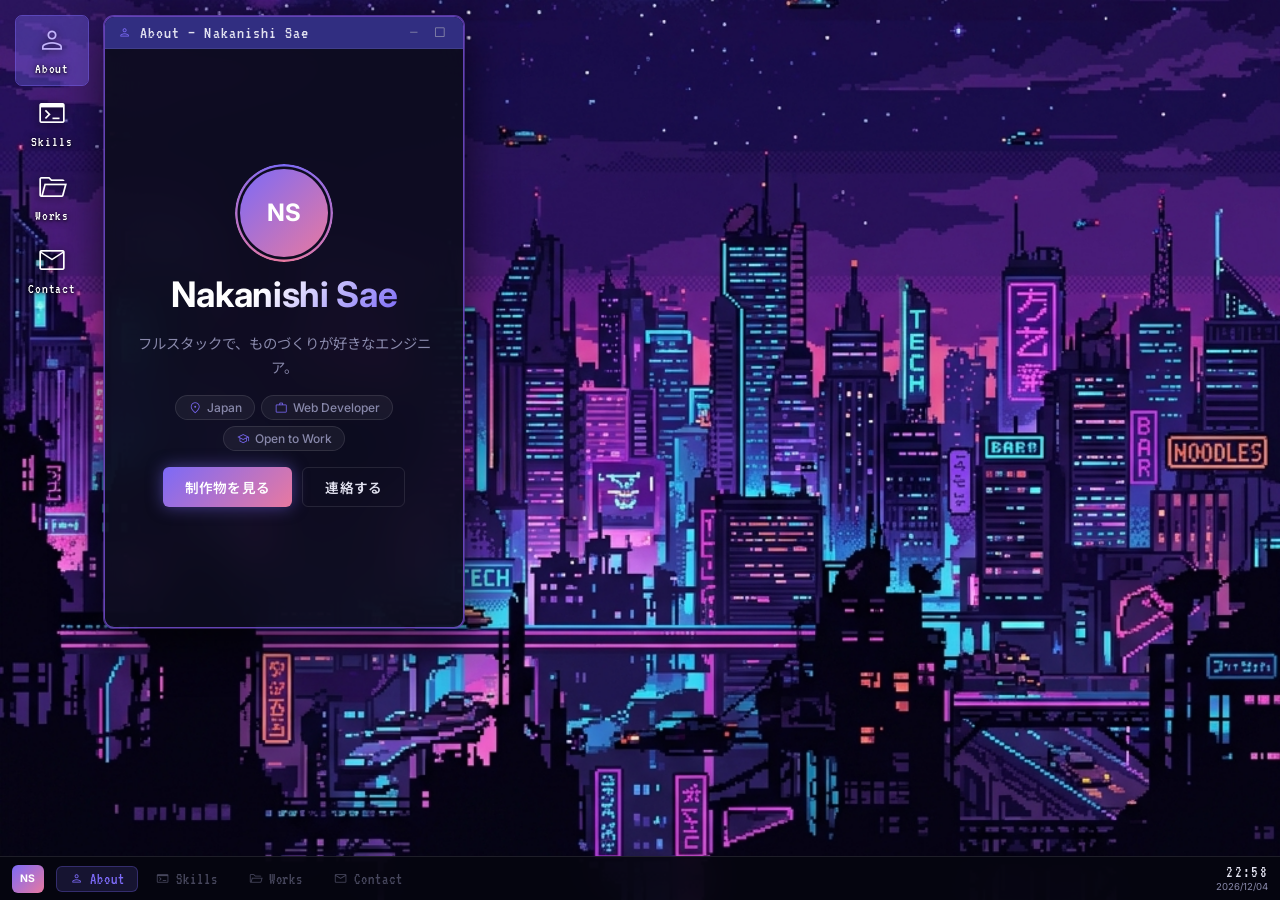
<file: 01-static-webpage/index.html>
<!DOCTYPE html>
<html lang="ja">
<head>
  <meta charset="UTF-8" />
  <meta name="viewport" content="width=device-width, initial-scale=1.0" />
  <meta name="description" content="自己紹介ページ — スキル・制作物・連絡先をまとめたポートフォリオサイトです。" />
  <title>Portfolio | Nakanishi Sae</title>
  <link rel="preconnect" href="https://fonts.googleapis.com" />
  <link rel="preconnect" href="https://fonts.gstatic.com" crossorigin />
  <link href="https://fonts.googleapis.com/css2?family=Noto+Sans+JP:wght@300;400;500;700&family=Inter:wght@300;400;600;700&family=VT323&display=swap" rel="stylesheet" />
  <link rel="stylesheet" href="https://fonts.googleapis.com/css2?family=Material+Symbols+Outlined:opsz,wght,FILL,GRAD@20..48,100..700,0..1,-50..200" />
  <link rel="stylesheet" href="style.css" />
</head>
<body>

<div class="desktop" id="desktop">

  <!-- ===== SIDEBAR / DOCK ===== -->
  <aside class="sidebar" id="sidebar">
    <nav class="sidebar__nav">
      <button class="sidebar__btn is-active" data-win="win-about" id="nav-about">
        <span class="material-symbols-outlined">person</span>
        <span class="sidebar__label">About</span>
      </button>
      <button class="sidebar__btn" data-win="win-skills" id="nav-skills">
        <span class="material-symbols-outlined">terminal</span>
        <span class="sidebar__label">Skills</span>
      </button>
      <button class="sidebar__btn" data-win="win-works" id="nav-works">
        <span class="material-symbols-outlined">folder_open</span>
        <span class="sidebar__label">Works</span>
      </button>
      <button class="sidebar__btn" data-win="win-contact" id="nav-contact">
        <span class="material-symbols-outlined">mail</span>
        <span class="sidebar__label">Contact</span>
      </button>
    </nav>
  </aside>

  <!-- ===== DESKTOP CANVAS ===== -->
  <div class="desktop-canvas" id="desktop-canvas">

    <!-- ── Window: About ── -->
    <section class="window" id="win-about">
      <div class="window-titlebar">
        <span class="window-icon material-symbols-outlined">person</span>
        <span class="window-title">About — Nakanishi Sae</span>
        <div class="window-controls">
          <button class="win-btn" data-action="min" data-win="win-about" aria-label="最小化">
            <span class="material-symbols-outlined">remove</span>
          </button>
          <button class="win-btn" data-action="max" data-win="win-about" aria-label="最大化">
            <span class="material-symbols-outlined">crop_square</span>
          </button>
        </div>
      </div>
      <div class="window-body">
        <div class="about-layout">
          <div class="about-avatar-wrap">
            <div class="about-avatar">NS</div>
            <div class="about-avatar-ring"></div>
          </div>
          <h1 class="about-name">Nakanishi Sae</h1>
          <p class="about-tagline">フルスタックで、ものづくりが好きなエンジニア。</p>
          <div class="about-badges">
            <span class="badge"><span class="material-symbols-outlined">location_on</span> Japan</span>
            <span class="badge"><span class="material-symbols-outlined">work</span> Web Developer</span>
            <span class="badge"><span class="material-symbols-outlined">school</span> Open to Work</span>
          </div>
          <div class="about-cta">
            <button class="btn btn--primary" data-open="win-works" id="hero-works-btn">制作物を見る</button>
            <button class="btn btn--outline" data-open="win-contact" id="hero-contact-btn">連絡する</button>
          </div>
        </div>
      </div>
    </section>

    <!-- ── Window: Skills ── -->
    <section class="window is-minimized" id="win-skills">
      <div class="window-titlebar">
        <span class="window-icon material-symbols-outlined">terminal</span>
        <span class="window-title">Skills</span>
        <div class="window-controls">
          <button class="win-btn" data-action="min" data-win="win-skills" aria-label="最小化">
            <span class="material-symbols-outlined">remove</span>
          </button>
          <button class="win-btn" data-action="max" data-win="win-skills" aria-label="最大化">
            <span class="material-symbols-outlined">crop_square</span>
          </button>
        </div>
      </div>
      <div class="window-body">
        <div class="skills__grid">
          <div class="skill-card" id="skill-languages">
            <div class="skill-card__icon"><span class="material-symbols-outlined">terminal</span></div>
            <h3 class="skill-card__title">Languages</h3>
            <div class="skill-chips">
              <span class="skill-chip">C#</span>
              <span class="skill-chip">TypeScript</span>
              <span class="skill-chip">JavaScript</span>
              <span class="skill-chip">Python</span>
              <span class="skill-chip">SQL</span>
              <span class="skill-chip">Visual Basic</span>
            </div>
          </div>
          <div class="skill-card" id="skill-frontend">
            <div class="skill-card__icon"><span class="material-symbols-outlined">web</span></div>
            <h3 class="skill-card__title">Frontend / Backend</h3>
            <div class="skill-chips">
              <span class="skill-chip">HTML</span>
              <span class="skill-chip">CSS</span>
              <span class="skill-chip">Angular</span>
              <span class="skill-chip">.NET</span>
            </div>
          </div>
          <div class="skill-card" id="skill-cloud">
            <div class="skill-card__icon"><span class="material-symbols-outlined">cloud</span></div>
            <h3 class="skill-card__title">Cloud / Tools</h3>
            <div class="skill-chips">
              <span class="skill-chip">Azure</span>
              <span class="skill-chip">Git</span>
              <span class="skill-chip">GitHub</span>
            </div>
          </div>
          <div class="skill-card skill-card--cert" id="skill-cert">
            <div class="skill-card__icon"><span class="material-symbols-outlined">workspace_premium</span></div>
            <h3 class="skill-card__title">資格</h3>
            <ul class="cert-list">
              <li class="cert-item">
                <span class="cert-item__badge">Azure</span>
                <span class="cert-item__name">Azure Fundamentals</span>
              </li>
              <li class="cert-item">
                <span class="cert-item__badge">Python</span>
                <span class="cert-item__name">Python3 エンジニア認定基礎試験</span>
              </li>
            </ul>
          </div>
        </div>
      </div>
    </section>

    <!-- ── Window: Works ── -->
    <section class="window is-minimized" id="win-works">
      <div class="window-titlebar">
        <span class="window-icon material-symbols-outlined">folder_open</span>
        <span class="window-title">Works</span>
        <div class="window-controls">
          <button class="win-btn" data-action="min" data-win="win-works" aria-label="最小化">
            <span class="material-symbols-outlined">remove</span>
          </button>
          <button class="win-btn" data-action="max" data-win="win-works" aria-label="最大化">
            <span class="material-symbols-outlined">crop_square</span>
          </button>
        </div>
      </div>
      <div class="window-body">
        <div class="works__grid" id="works-grid">
          <article class="work-card" id="work-1">
            <div class="work-card__thumb" style="background: linear-gradient(135deg, #667eea 0%, #764ba2 100%);">
              <span class="work-card__thumb-icon material-symbols-outlined">public</span>
            </div>
            <div class="work-card__body">
              <span class="work-card__tag">Web App</span>
              <h3 class="work-card__title">サンプルプロジェクト</h3>
              <p class="work-card__desc">制作物の説明をここに記述します。使用した技術や工夫した点などを書きましょう。</p>
              <div class="work-card__tech">
                <span class="tech-tag">HTML</span>
                <span class="tech-tag">CSS</span>
                <span class="tech-tag">JavaScript</span>
              </div>
              <div class="work-card__links">
                <a href="#" class="work-card__link" id="work-1-demo">Demo →</a>
                <a href="#" class="work-card__link work-card__link--secondary" id="work-1-code">GitHub</a>
              </div>
            </div>
          </article>
          <div class="work-card work-card--empty" id="work-add">
            <div class="work-card--empty__inner">
              <span class="work-card--empty__icon material-symbols-outlined">add_circle</span>
              <p>制作物を追加しましょう</p>
              <span class="work-card--empty__hint">index.html の works セクションにカードを追加してください</span>
            </div>
          </div>
        </div>
      </div>
    </section>

    <!-- ── Window: Contact ── -->
    <section class="window is-minimized" id="win-contact">
      <div class="window-titlebar">
        <span class="window-icon material-symbols-outlined">mail</span>
        <span class="window-title">Contact</span>
        <div class="window-controls">
          <button class="win-btn" data-action="min" data-win="win-contact" aria-label="最小化">
            <span class="material-symbols-outlined">remove</span>
          </button>
          <button class="win-btn" data-action="max" data-win="win-contact" aria-label="最大化">
            <span class="material-symbols-outlined">crop_square</span>
          </button>
        </div>
      </div>
      <div class="window-body">
        <div class="contact__grid">
          <a href="mailto:your@email.com" class="contact-card" id="contact-email">
            <div class="contact-card__icon"><span class="material-symbols-outlined">mail</span></div>
            <div class="contact-card__body">
              <span class="contact-card__label">Email</span>
              <span class="contact-card__value">your@email.com</span>
            </div>
            <span class="contact-card__arrow material-symbols-outlined">arrow_forward</span>
          </a>
          <a href="https://github.com/yourusername" target="_blank" rel="noopener noreferrer" class="contact-card" id="contact-github">
            <div class="contact-card__icon"><span class="material-symbols-outlined">code</span></div>
            <div class="contact-card__body">
              <span class="contact-card__label">GitHub</span>
              <span class="contact-card__value">@yourusername</span>
            </div>
            <span class="contact-card__arrow material-symbols-outlined">arrow_forward</span>
          </a>
          <a href="https://twitter.com/yourusername" target="_blank" rel="noopener noreferrer" class="contact-card" id="contact-twitter">
            <div class="contact-card__icon"><span class="material-symbols-outlined">alternate_email</span></div>
            <div class="contact-card__body">
              <span class="contact-card__label">X (Twitter)</span>
              <span class="contact-card__value">@yourusername</span>
            </div>
            <span class="contact-card__arrow material-symbols-outlined">arrow_forward</span>
          </a>
          <a href="https://linkedin.com/in/yourusername" target="_blank" rel="noopener noreferrer" class="contact-card" id="contact-linkedin">
            <div class="contact-card__icon"><span class="material-symbols-outlined">work</span></div>
            <div class="contact-card__body">
              <span class="contact-card__label">LinkedIn</span>
              <span class="contact-card__value">Nakanishi Sae</span>
            </div>
            <span class="contact-card__arrow material-symbols-outlined">arrow_forward</span>
          </a>
        </div>
      </div>
    </section>

  </div><!-- /desktop-canvas -->

  <!-- ===== TASKBAR ===== -->
  <div class="taskbar" id="taskbar">
    <div class="taskbar__start">
      <span class="taskbar__start-logo">NS</span>
    </div>
    <div class="taskbar__windows">
      <button class="taskbar__btn is-active" data-win="win-about" id="tb-about">
        <span class="material-symbols-outlined">person</span> About
      </button>
      <button class="taskbar__btn is-minimized" data-win="win-skills" id="tb-skills">
        <span class="material-symbols-outlined">terminal</span> Skills
      </button>
      <button class="taskbar__btn is-minimized" data-win="win-works" id="tb-works">
        <span class="material-symbols-outlined">folder_open</span> Works
      </button>
      <button class="taskbar__btn is-minimized" data-win="win-contact" id="tb-contact">
        <span class="material-symbols-outlined">mail</span> Contact
      </button>
    </div>
    <div class="taskbar__tray">
      <div class="taskbar__clock" id="taskbar-clock">00:00</div>
      <div class="taskbar__date" id="taskbar-date">2026/05/17</div>
    </div>
  </div>

</div><!-- /desktop -->

<script src="main.js"></script>
</body>
</html>
</file>
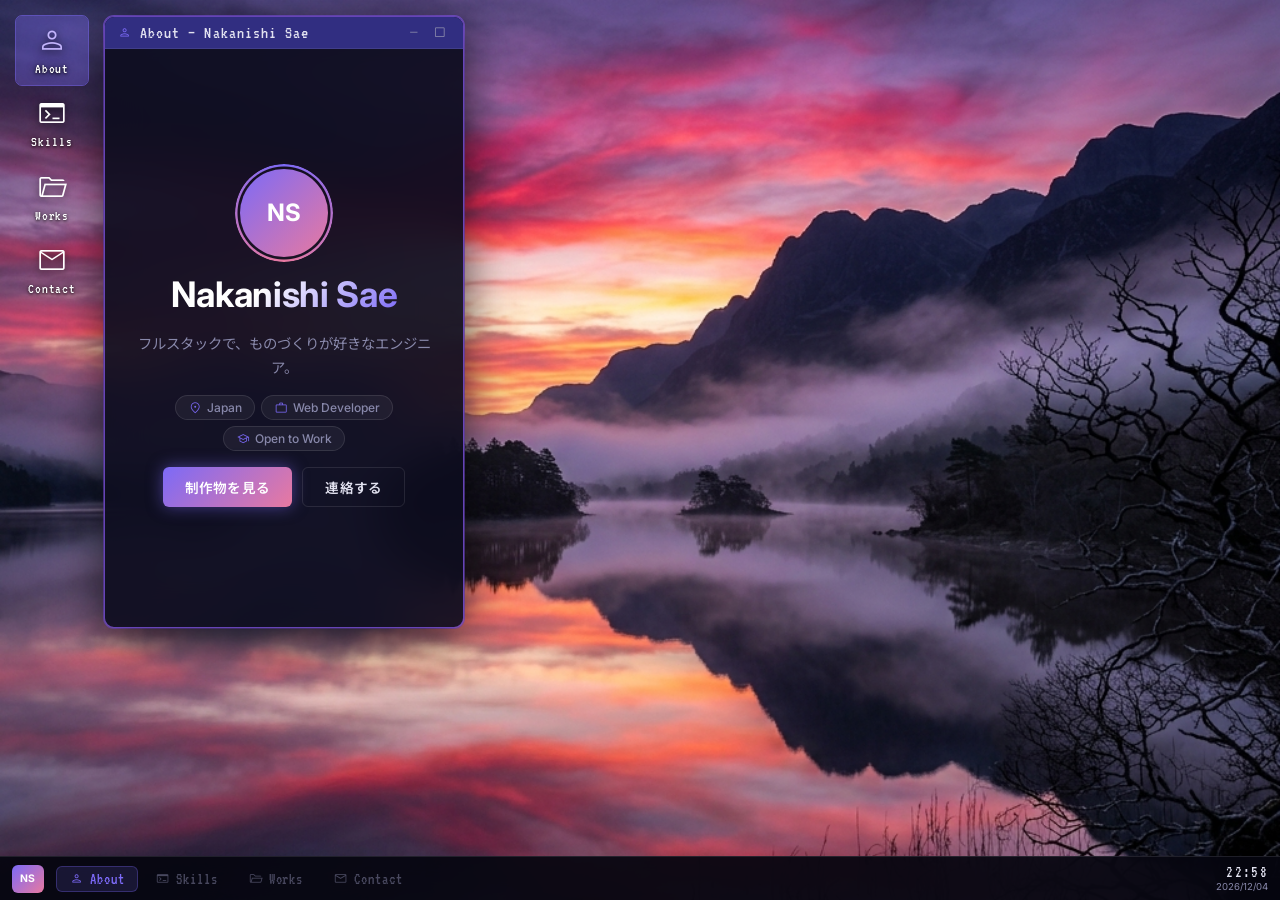
<file: docs/index.html>
<!DOCTYPE html>
<html lang="ja">

<head>
  <meta charset="UTF-8" />
  <meta name="viewport" content="width=device-width, initial-scale=1.0" />
  <meta name="description" content="自己紹介ページ — スキル・制作物・連絡先をまとめたポートフォリオサイトです。" />
  <title>Portfolio | Nakanishi Sae</title>
  <link rel="preconnect" href="https://fonts.googleapis.com" />
  <link rel="preconnect" href="https://fonts.gstatic.com" crossorigin />
  <link
    href="https://fonts.googleapis.com/css2?family=Noto+Sans+JP:wght@300;400;500;700&family=Inter:wght@300;400;600;700&family=VT323&display=swap"
    rel="stylesheet" />
  <link rel="stylesheet"
    href="https://fonts.googleapis.com/css2?family=Material+Symbols+Outlined:opsz,wght,FILL,GRAD@20..48,100..700,0..1,-50..200" />
  <link rel="icon" type="image/png" href="favicon.png" />
  <link rel="stylesheet" href="style.css" />
</head>

<body>

  <div class="desktop" id="desktop">

    <!-- ===== SIDEBAR / DOCK ===== -->
    <aside class="sidebar" id="sidebar">
      <nav class="sidebar__nav">
        <button class="sidebar__btn is-active" data-win="win-about" id="nav-about">
          <span class="material-symbols-outlined">person</span>
          <span class="sidebar__label">About</span>
        </button>
        <button class="sidebar__btn" data-win="win-skills" id="nav-skills">
          <span class="material-symbols-outlined">terminal</span>
          <span class="sidebar__label">Skills</span>
        </button>
        <button class="sidebar__btn" data-win="win-works" id="nav-works">
          <span class="material-symbols-outlined">folder_open</span>
          <span class="sidebar__label">Works</span>
        </button>
        <button class="sidebar__btn" data-win="win-contact" id="nav-contact">
          <span class="material-symbols-outlined">mail</span>
          <span class="sidebar__label">Contact</span>
        </button>
      </nav>
    </aside>

    <!-- ===== DESKTOP CANVAS ===== -->
    <div class="desktop-canvas" id="desktop-canvas">

      <!-- ── Window: About ── -->
      <section class="window" id="win-about">
        <div class="window-titlebar">
          <span class="window-icon material-symbols-outlined">person</span>
          <span class="window-title">About — Nakanishi Sae</span>
          <div class="window-controls">
            <button class="win-btn" data-action="min" data-win="win-about" aria-label="最小化">
              <span class="material-symbols-outlined">remove</span>
            </button>
            <button class="win-btn" data-action="max" data-win="win-about" aria-label="最大化">
              <span class="material-symbols-outlined">crop_square</span>
            </button>
          </div>
        </div>
        <div class="window-body">
          <div class="about-layout">
            <div class="about-avatar-wrap">
              <div class="about-avatar">NS</div>
              <div class="about-avatar-ring"></div>
            </div>
            <h1 class="about-name">Nakanishi Sae</h1>
            <p class="about-tagline">フルスタックで、ものづくりが好きなエンジニア。</p>
            <div class="about-badges">
              <span class="badge"><span class="material-symbols-outlined">location_on</span> Japan</span>
              <span class="badge"><span class="material-symbols-outlined">work</span> Web Developer</span>
              <span class="badge"><span class="material-symbols-outlined">school</span> Open to Work</span>
            </div>
            <div class="about-cta">
              <button class="btn btn--primary" data-open="win-works" id="hero-works-btn">制作物を見る</button>
              <button class="btn btn--outline" data-open="win-contact" id="hero-contact-btn">連絡する</button>
            </div>
          </div>
        </div>
      </section>

      <!-- ── Window: Skills ── -->
      <section class="window is-minimized" id="win-skills">
        <div class="window-titlebar">
          <span class="window-icon material-symbols-outlined">terminal</span>
          <span class="window-title">Skills</span>
          <div class="window-controls">
            <button class="win-btn" data-action="min" data-win="win-skills" aria-label="最小化">
              <span class="material-symbols-outlined">remove</span>
            </button>
            <button class="win-btn" data-action="max" data-win="win-skills" aria-label="最大化">
              <span class="material-symbols-outlined">crop_square</span>
            </button>
          </div>
        </div>
        <div class="window-body">
          <div class="skills__grid">
            <div class="skill-card" id="skill-languages">
              <div class="skill-card__icon"><span class="material-symbols-outlined">terminal</span></div>
              <h3 class="skill-card__title">Languages</h3>
              <div class="skill-chips">
                <span class="skill-chip">C#</span>
                <span class="skill-chip">TypeScript</span>
                <span class="skill-chip">JavaScript</span>
                <span class="skill-chip">Python</span>
                <span class="skill-chip">SQL</span>
                <span class="skill-chip">Visual Basic</span>
              </div>
            </div>
            <div class="skill-card" id="skill-frontend">
              <div class="skill-card__icon"><span class="material-symbols-outlined">web</span></div>
              <h3 class="skill-card__title">Frontend / Backend</h3>
              <div class="skill-chips">
                <span class="skill-chip">HTML</span>
                <span class="skill-chip">CSS</span>
                <span class="skill-chip">Angular</span>
                <span class="skill-chip">.NET</span>
                <span class="skill-chip">ASP.NET Core</span>
              </div>
            </div>
            <div class="skill-card" id="skill-cloud">
              <div class="skill-card__icon"><span class="material-symbols-outlined">cloud</span></div>
              <h3 class="skill-card__title">Cloud / Tools</h3>
              <div class="skill-chips">
                <span class="skill-chip">Azure</span>
                <span class="skill-chip">Git</span>
                <span class="skill-chip">GitHub</span>
              </div>
            </div>
            <div class="skill-card skill-card--cert" id="skill-cert">
              <div class="skill-card__icon"><span class="material-symbols-outlined">workspace_premium</span></div>
              <h3 class="skill-card__title">資格</h3>
              <ul class="cert-list">
                <li class="cert-item">
                  <span class="cert-item__badge">Azure</span>
                  <span class="cert-item__name">Azure Fundamentals</span>
                </li>
                <li class="cert-item">
                  <span class="cert-item__badge">Python</span>
                  <span class="cert-item__name">Python3 エンジニア認定基礎試験</span>
                </li>
              </ul>
            </div>
          </div>
        </div>
      </section>

      <!-- ── Window: Works ── -->
      <section class="window is-minimized" id="win-works">
        <div class="window-titlebar">
          <span class="window-icon material-symbols-outlined">folder_open</span>
          <span class="window-title">Works</span>
          <div class="window-controls">
            <button class="win-btn" data-action="min" data-win="win-works" aria-label="最小化">
              <span class="material-symbols-outlined">remove</span>
            </button>
            <button class="win-btn" data-action="max" data-win="win-works" aria-label="最大化">
              <span class="material-symbols-outlined">crop_square</span>
            </button>
          </div>
        </div>
        <div class="window-body">
          <div class="works__grid" id="works-grid">
            <article class="work-card" id="work-1">
              <div class="work-card__thumb" style="background: linear-gradient(135deg, #667eea 0%, #764ba2 100%);">
                <span class="work-card__thumb-icon material-symbols-outlined">public</span>
              </div>
              <div class="work-card__body">
                <span class="work-card__tag">Web App</span>
                <h3 class="work-card__title">天気予報アプリ</h3>
                <p class="work-card__desc">天気を表示する Web アプリです。Visual Crossing Weather API を利用し、指定された地域の気象データを取得して表示します。
                </p>
                <div class="work-card__tech">
                  <span class="tech-tag">HTML</span>
                  <span class="tech-tag">CSS</span>
                  <span class="tech-tag">JavaScript</span>
                  <span class="tech-tag">TypeScript</span>
                  <span class="tech-tag">React</span>
                  <span class="tech-tag">Tailwind CSS</span>
                  <span class="tech-tag">Visual Crossing Weather API</span>
                </div>
                <div class="work-card__links">
                  <a href="https://weather.tsukiyama.dev/" target="_blank" rel="noopener noreferrer"
                    class="work-card__link" id="work-1-demo">Demo →</a>
                  <a href="https://github.com/saku9919/weather-web-app"
                    class="work-card__link work-card__link--secondary" id="work-1-code">GitHub</a>
                </div>
              </div>
            </article>
            <article class="work-card" id="work-2">
              <div class="work-card__thumb" style="background: linear-gradient(135deg, #3d7c47 0%, #1a5c2a 100%);">
                <span class="work-card__thumb-icon material-symbols-outlined">terminal</span>
              </div>
              <div class="work-card__body">
                <span class="work-card__tag">CLI App</span>
                <h3 class="work-card__title">Node.js CLI ToDoアプリ</h3>
                <p class="work-card__desc">Node.js で作ったコマンドライン操作のタスク管理アプリです。タスクの追加・一覧表示・完了・削除がターミナル上で行えます。データは Supabase の PostgreSQL に保存されます。
                </p>
                <div class="work-card__tech">
                  <span class="tech-tag">Node.js</span>
                  <span class="tech-tag">JavaScript</span>
                  <span class="tech-tag">CLI</span>
                  <span class="tech-tag">Supabase</span>
                  <span class="tech-tag">PostgreSQL</span>
                </div>
                <div class="work-card__links">
                  <a href="https://github.com/saku9919/nodejs-cli"
                    target="_blank" rel="noopener noreferrer"
                    class="work-card__link" id="work-2-code">GitHub</a>
                </div>
              </div>
            </article>
            <article class="work-card" id="work-3">
              <div class="work-card__thumb" style="background: linear-gradient(135deg, #f7971e 0%, #ffd200 100%);">
                <span class="work-card__thumb-icon material-symbols-outlined">api</span>
              </div>
              <div class="work-card__body">
                <span class="work-card__tag">REST API</span>
                <h3 class="work-card__title">Todo REST API</h3>
                <p class="work-card__desc">JWT 認証付きの RESTful Todo API です。ユーザー登録・ログイン・Todo の CRUD 操作・ページネーション・優先度フィルターなどの機能を備えています。
                </p>
                <div class="work-card__tech">
                  <span class="tech-tag">Node.js</span>
                  <span class="tech-tag">Express</span>
                  <span class="tech-tag">PostgreSQL</span>
                  <span class="tech-tag">JWT</span>
                  <span class="tech-tag">bcryptjs</span>
                </div>
                <div class="work-card__links">
                  <a href="https://github.com/saku9919/todo-api"
                    target="_blank" rel="noopener noreferrer"
                    class="work-card__link" id="work-3-code">GitHub</a>
                </div>
              </div>
            </article>
          </div>
        </div>
      </section>

      <!-- ── Window: Contact ── -->
      <section class="window is-minimized" id="win-contact">
        <div class="window-titlebar">
          <span class="window-icon material-symbols-outlined">mail</span>
          <span class="window-title">Contact</span>
          <div class="window-controls">
            <button class="win-btn" data-action="min" data-win="win-contact" aria-label="最小化">
              <span class="material-symbols-outlined">remove</span>
            </button>
            <button class="win-btn" data-action="max" data-win="win-contact" aria-label="最大化">
              <span class="material-symbols-outlined">crop_square</span>
            </button>
          </div>
        </div>
        <div class="window-body">
          <div class="contact__grid">
            <a href="mailto:pikatyuusuky@gmail.com" class="contact-card" id="contact-email">
              <div class="contact-card__icon"><span class="material-symbols-outlined">mail</span></div>
              <div class="contact-card__body">
                <span class="contact-card__label">Email</span>
                <span class="contact-card__value">pikatyuusuky@gmail.com</span>
              </div>
              <span class="contact-card__arrow material-symbols-outlined">arrow_forward</span>
            </a>
            <a href="https://github.com/saku9919" target="_blank" rel="noopener noreferrer" class="contact-card"
              id="contact-github">
              <div class="contact-card__icon"><span class="material-symbols-outlined">code</span></div>
              <div class="contact-card__body">
                <span class="contact-card__label">GitHub</span>
                <span class="contact-card__value">@saku9919</span>
              </div>
              <span class="contact-card__arrow material-symbols-outlined">arrow_forward</span>
            </a>
            <a href="https://twitter.com/tsukiyama1017" target="_blank" rel="noopener noreferrer" class="contact-card"
              id="contact-twitter">
              <div class="contact-card__icon"><span class="material-symbols-outlined">alternate_email</span></div>
              <div class="contact-card__body">
                <span class="contact-card__label">X (Twitter)</span>
                <span class="contact-card__value">@tsukiyama1017</span>
              </div>
              <span class="contact-card__arrow material-symbols-outlined">arrow_forward</span>
            </a>
          </div>
        </div>
      </section>

    </div><!-- /desktop-canvas -->

    <!-- ===== TASKBAR ===== -->
    <div class="taskbar" id="taskbar">
      <div class="taskbar__start">
        <span class="taskbar__start-logo">NS</span>
      </div>
      <div class="taskbar__windows">
        <button class="taskbar__btn is-active" data-win="win-about" id="tb-about">
          <span class="material-symbols-outlined">person</span> About
        </button>
        <button class="taskbar__btn is-minimized" data-win="win-skills" id="tb-skills">
          <span class="material-symbols-outlined">terminal</span> Skills
        </button>
        <button class="taskbar__btn is-minimized" data-win="win-works" id="tb-works">
          <span class="material-symbols-outlined">folder_open</span> Works
        </button>
        <button class="taskbar__btn is-minimized" data-win="win-contact" id="tb-contact">
          <span class="material-symbols-outlined">mail</span> Contact
        </button>
      </div>
      <div class="taskbar__tray">
        <div class="taskbar__clock" id="taskbar-clock">00:00</div>
        <div class="taskbar__date" id="taskbar-date">2026/05/17</div>
      </div>
    </div>

  </div><!-- /desktop -->

  <script src="main.js"></script>
</body>

</html>
</file>
<file: 01-static-webpage/style.css>
/* ================================================
   TOKENS
   ================================================ */
:root {
  --clr-bg:        #0d0d1a;
  --clr-sidebar:   #111120;
  --clr-taskbar:   #0a0a14;
  --clr-win-bar:   #1e1b4b;
  --clr-win-bar-active: #312e81;
  --clr-win-body:  rgba(13, 13, 30, 0.92);
  --clr-surface:   rgba(255,255,255,0.05);
  --clr-surface-2: rgba(255,255,255,0.08);
  --clr-border:    rgba(255,255,255,0.10);
  --clr-border-active: rgba(139,92,246,0.7);

  --clr-primary:   #7c6af7;
  --clr-primary-glow: rgba(124,106,247,0.5);
  --clr-accent:    #e879a0;
  --clr-text:      #e2e2f0;
  --clr-text-muted:#8888aa;
  --clr-text-faint:#44445a;

  --sidebar-w: 0px;
  --taskbar-h: 44px;
  --radius-sm: 6px;
  --radius-md: 10px;
  --transition: 0.2s cubic-bezier(0.4,0,0.2,1);
  --font-sans: 'Inter','Noto Sans JP',sans-serif;
  --font-jp:   'Noto Sans JP',sans-serif;
  --font-pixel: 'VT323', monospace;
}

/* ================================================
   RESET
   ================================================ */
*,*::before,*::after{box-sizing:border-box;margin:0;padding:0}
html,body{width:100%;height:100%;overflow:hidden}
body{font-family:var(--font-sans);color:var(--clr-text);background:#000}
a{color:inherit;text-decoration:none}
ul{list-style:none}
button{cursor:pointer;background:none;border:none;color:inherit;font:inherit}

/* Material Symbols */
.material-symbols-outlined{
  font-family:'Material Symbols Outlined';
  font-weight:normal;font-style:normal;
  font-size:inherit;line-height:1;
  letter-spacing:normal;text-transform:none;
  display:inline-block;white-space:nowrap;
  direction:ltr;-webkit-font-smoothing:antialiased;
  font-variation-settings:'FILL' 0,'wght' 300,'GRAD' 0,'opsz' 24;
  user-select:none;
}

/* ================================================
   DESKTOP
   ================================================ */
.desktop{
  width:100vw;height:100vh;
  display:grid;
  grid-template-rows: 1fr var(--taskbar-h);
  grid-template-areas:
    "canvas"
    "taskbar";
  background-image: url('wallpaper.png');
  background-size: cover;
  background-position: center bottom;
  position: relative;
}

/* ================================================
   SIDEBAR — Desktop icons overlay
   ================================================ */
.sidebar{
  position: absolute;
  top: 16px;
  left: 16px;
  display:flex;flex-direction:column;
  gap: 8px;
  z-index: 50;
  /* no background, no border — floats on wallpaper */
}


.sidebar__nav{
  display:flex;flex-direction:column;gap:4px;
}

/* Desktop icon button */
.sidebar__btn{
  display:flex;flex-direction:column;align-items:center;gap:4px;
  padding:8px;
  width:72px;
  border-radius: var(--radius-sm);
  color:#fff;
  background: transparent;
  transition: background var(--transition);
  cursor: pointer;
}
.sidebar__btn .material-symbols-outlined{
  font-size:2rem;
  font-variation-settings:'FILL' 0,'wght' 300,'GRAD' 0,'opsz' 40;
  filter: drop-shadow(0 2px 4px rgba(0,0,0,0.8));
}
.sidebar__label{
  font-family: var(--font-pixel);
  font-size:0.9rem;font-weight:400;
  letter-spacing:0.06em;line-height:1.2;
  text-align:center;
  text-shadow: 0 1px 3px rgba(0,0,0,0.9), 0 0 8px rgba(0,0,0,0.8);
  color:#fff;
  word-break: break-word;
}
.sidebar__btn:hover{
  background: rgba(255,255,255,0.12);
  border-radius: var(--radius-sm);
}
.sidebar__btn.is-active{
  background: rgba(124,106,247,0.35);
  outline: 1px solid rgba(124,106,247,0.6);
}
.sidebar__btn.is-active .material-symbols-outlined{
  color: #c4b5fd;
}

.desktop-canvas{
  grid-area: canvas;
  display:grid;
  grid-template-columns: 360px 1fr;
  grid-template-rows: minmax(320px,auto) minmax(260px,auto) auto;
  gap:12px;
  /* leave room for desktop icons on the left */
  padding:16px 16px 16px 104px;
  overflow-y:auto;
  overflow-x:hidden;
  align-content: start;
}
.desktop-canvas::-webkit-scrollbar{width:6px;}
.desktop-canvas::-webkit-scrollbar-track{background:transparent;}
.desktop-canvas::-webkit-scrollbar-thumb{background:rgba(124,106,247,0.3);border-radius:9999px;}

/* Window positioning */
#win-about  { grid-column:1; grid-row:1/3; }
#win-skills { grid-column:2; grid-row:1; }
#win-works  { grid-column:2; grid-row:2; }
#win-contact{ grid-column:1/3; grid-row:3; }

/* ================================================
   WINDOW
   ================================================ */
.window{
  display:flex;flex-direction:column;
  border-radius: var(--radius-md);
  border:1px solid var(--clr-border);
  overflow:hidden;
  backdrop-filter:blur(20px);
  background: var(--clr-win-body);
  box-shadow: 0 8px 32px rgba(0,0,0,0.6);
  transition: border-color var(--transition), box-shadow var(--transition),
              opacity 0.2s ease, visibility 0.2s ease;
  min-height:200px;
}

.window:focus-within,
.window.is-focused{
  border-color: var(--clr-border-active);
  box-shadow: 0 12px 48px rgba(0,0,0,0.7), 0 0 0 1px var(--clr-border-active);
  z-index:10;
}

/* Window minimized — entire window fades out, grid space kept so bg shows through */
.window.is-minimized{
  visibility: hidden;
  opacity: 0;
  pointer-events: none;
}

/* Title bar */
.window-titlebar{
  display:flex;align-items:center;gap:8px;
  padding:0 12px;
  height:32px;
  background: var(--clr-win-bar);
  border-bottom:1px solid rgba(255,255,255,0.08);
  user-select:none;flex-shrink:0;
}

.window.is-focused .window-titlebar{
  background: var(--clr-win-bar-active);
}

.window-icon{
  font-size:0.95rem;
  color:var(--clr-primary);
  font-variation-settings:'FILL' 0,'wght' 300,'GRAD' 0,'opsz' 20;
}

.window-title{
  flex:1;
  font-family:var(--font-pixel);
  font-size:1.1rem;
  letter-spacing:0.06em;
  color:var(--clr-text);
  overflow:hidden;white-space:nowrap;text-overflow:ellipsis;
}

.window-controls{display:flex;gap:4px;margin-left:auto;}

.win-btn{
  width:22px;height:22px;
  display:flex;align-items:center;justify-content:center;
  border-radius:4px;
  color:var(--clr-text-muted);
  transition:all var(--transition);
}
.win-btn .material-symbols-outlined{font-size:0.85rem;}
.win-btn:hover{background:rgba(255,255,255,0.12);color:var(--clr-text);}
.win-btn[data-action="min"]:hover{background:rgba(251,191,36,0.25);color:#fbbf24;}
.win-btn[data-action="max"]:hover{background:rgba(74,222,128,0.25);color:#4ade80;}

/* Window body */
.window-body{
  flex:1;overflow-y:auto;
  padding:20px;
}
.window-body::-webkit-scrollbar{width:4px;}
.window-body::-webkit-scrollbar-thumb{background:rgba(124,106,247,0.3);border-radius:9999px;}

/* ================================================
   ABOUT WINDOW
   ================================================ */
.about-layout{
  display:flex;flex-direction:column;align-items:center;
  text-align:center;gap:16px;height:100%;justify-content:center;
}

.about-avatar-wrap{position:relative;width:88px;height:88px;flex-shrink:0;}

.about-avatar{
  width:88px;height:88px;border-radius:50%;
  background:linear-gradient(135deg,var(--clr-primary),var(--clr-accent));
  display:flex;align-items:center;justify-content:center;
  font-size:1.5rem;font-weight:700;color:#fff;
  position:relative;z-index:1;
}

.about-avatar-ring{
  position:absolute;inset:-5px;border-radius:50%;
  background:conic-gradient(from 0deg,var(--clr-primary),var(--clr-accent),var(--clr-primary));
  z-index:0;
  animation:spin 6s linear infinite;
  mask:radial-gradient(farthest-side,transparent calc(100% - 3px),#fff calc(100% - 2px));
  -webkit-mask:radial-gradient(farthest-side,transparent calc(100% - 3px),#fff calc(100% - 2px));
}

@keyframes spin{to{transform:rotate(360deg)}}

.about-name{
  font-size:clamp(1.5rem,3vw,2.2rem);font-weight:700;
  background:linear-gradient(135deg,#fff 40%,var(--clr-primary));
  -webkit-background-clip:text;-webkit-text-fill-color:transparent;background-clip:text;
  letter-spacing:-0.01em;
}
.about-tagline{font-size:0.9rem;color:var(--clr-text-muted);font-family:var(--font-jp);line-height:1.7;}

.about-badges{display:flex;gap:6px;flex-wrap:wrap;justify-content:center;}

.badge{
  display:inline-flex;align-items:center;gap:5px;
  padding:4px 12px;border-radius:9999px;
  font-size:0.75rem;font-weight:500;
  background:var(--clr-surface);border:1px solid var(--clr-border);
  color:var(--clr-text-muted);
}
.badge .material-symbols-outlined{font-size:0.9rem;color:var(--clr-primary);font-variation-settings:'FILL' 0,'wght' 300,'GRAD' 0,'opsz' 20;}

.about-cta{display:flex;gap:10px;flex-wrap:wrap;justify-content:center;}

.btn{
  display:inline-flex;align-items:center;gap:6px;
  padding:9px 22px;border-radius:var(--radius-sm);
  font-size:0.85rem;font-weight:600;letter-spacing:0.02em;
  transition:all var(--transition);
}
.btn--primary{
  background:linear-gradient(135deg,var(--clr-primary),var(--clr-accent));
  color:#fff;box-shadow:0 0 16px var(--clr-primary-glow);
}
.btn--primary:hover{transform:translateY(-1px);box-shadow:0 4px 24px var(--clr-primary-glow);}
.btn--outline{
  background:transparent;color:var(--clr-text);
  border:1px solid var(--clr-border);
}
.btn--outline:hover{border-color:var(--clr-primary);color:var(--clr-primary);}

/* ================================================
   SKILLS WINDOW
   ================================================ */
.skills__grid{
  display:grid;
  grid-template-columns:repeat(2,1fr);
  gap:12px;
}

.skill-card{
  background:var(--clr-surface);border:1px solid var(--clr-border);
  border-radius:var(--radius-sm);padding:16px;
  transition:border-color var(--transition);
}
.skill-card:hover{border-color:rgba(124,106,247,0.4);}

.skill-card__icon{
  display:flex;align-items:center;margin-bottom:10px;color:var(--clr-primary);
}
.skill-card__icon .material-symbols-outlined{font-size:1.4rem;font-variation-settings:'FILL' 0,'wght' 300,'GRAD' 0,'opsz' 32;}

.skill-card__title{font-size:0.85rem;font-weight:600;margin-bottom:12px;}

.skill-chips{display:flex;flex-wrap:wrap;gap:6px;}

.skill-chip{
  padding:3px 10px;border-radius:9999px;
  font-size:0.72rem;font-weight:600;
  background:var(--clr-surface-2);border:1px solid var(--clr-border);
  color:var(--clr-text);
}

.cert-list{display:flex;flex-direction:column;gap:8px;}
.cert-item{display:flex;align-items:center;gap:8px;}
.cert-item__badge{
  padding:2px 8px;border-radius:4px;font-size:0.68rem;font-weight:700;
  letter-spacing:0.06em;text-transform:uppercase;
  background:linear-gradient(135deg,var(--clr-primary),var(--clr-accent));color:#fff;
  flex-shrink:0;
}
.cert-item__name{font-size:0.78rem;color:var(--clr-text-muted);font-family:var(--font-jp);line-height:1.4;}

/* ================================================
   WORKS WINDOW
   ================================================ */
.works__grid{
  display:grid;grid-template-columns:repeat(auto-fill,minmax(180px,1fr));gap:10px;
}

.work-card{
  background:var(--clr-surface);border:1px solid var(--clr-border);
  border-radius:var(--radius-sm);overflow:hidden;
  transition:border-color var(--transition),transform var(--transition);
}
.work-card:hover{border-color:rgba(124,106,247,0.4);transform:translateY(-2px);}

.work-card__thumb{
  height:70px;display:flex;align-items:center;justify-content:center;
}
.work-card__thumb-icon{
  font-size:1.6rem;color:rgba(255,255,255,0.9);
  font-variation-settings:'FILL' 0,'wght' 200,'GRAD' 0,'opsz' 48;
}

.work-card__body{padding:10px;display:flex;flex-direction:column;gap:4px;}
.work-card__tag{font-size:0.62rem;font-weight:700;letter-spacing:0.12em;text-transform:uppercase;color:var(--clr-primary);}
.work-card__title{font-size:0.85rem;font-weight:600;font-family:var(--font-jp);}
.work-card__desc{font-size:0.72rem;color:var(--clr-text-muted);font-family:var(--font-jp);line-height:1.5;}
.work-card__tech{display:flex;gap:3px;flex-wrap:wrap;}
.tech-tag{padding:1px 6px;border-radius:4px;font-size:0.62rem;font-weight:600;background:var(--clr-surface-2);border:1px solid var(--clr-border);color:var(--clr-text-muted);}
.work-card__links{display:flex;gap:10px;margin-top:2px;}
.work-card__link{font-size:0.72rem;font-weight:600;color:var(--clr-primary);transition:color var(--transition);}
.work-card__link--secondary{color:var(--clr-text-muted);}
.work-card__link:hover{color:var(--clr-accent);}

.work-card--empty{
  border-style:dashed;display:flex;align-items:center;justify-content:center;min-height:140px;
}
.work-card--empty:hover{border-color:var(--clr-border);transform:none;}
.work-card--empty__inner{text-align:center;display:flex;flex-direction:column;align-items:center;gap:5px;}
.work-card--empty__icon{font-size:1.6rem;color:var(--clr-text-faint);font-variation-settings:'FILL' 0,'wght' 200,'GRAD' 0,'opsz' 40;}
.work-card--empty p{font-family:var(--font-jp);font-size:0.78rem;color:var(--clr-text-muted);}
.work-card--empty__hint{font-size:0.65rem;color:var(--clr-text-faint);max-width:180px;line-height:1.4;}

/* ================================================
   CONTACT WINDOW
   ================================================ */
.contact__grid{
  display:grid;grid-template-columns:repeat(auto-fit,minmax(200px,1fr));gap:10px;
}

.contact-card{
  display:flex;align-items:center;gap:12px;
  padding:14px 16px;
  background:var(--clr-surface);border:1px solid var(--clr-border);
  border-radius:var(--radius-sm);
  transition:all var(--transition);
}
.contact-card:hover{border-color:rgba(124,106,247,0.4);transform:translateY(-1px);}
.contact-card:hover .contact-card__arrow{transform:translateX(3px);color:var(--clr-primary);}

.contact-card__icon{
  display:flex;align-items:center;justify-content:center;
  width:36px;height:36px;border-radius:var(--radius-sm);
  background:var(--clr-surface-2);flex-shrink:0;color:var(--clr-primary);
}
.contact-card__icon .material-symbols-outlined{font-size:1.1rem;font-variation-settings:'FILL' 0,'wght' 300,'GRAD' 0,'opsz' 24;}

.contact-card__body{display:flex;flex-direction:column;gap:1px;flex:1;min-width:0;}
.contact-card__label{font-size:0.65rem;font-weight:700;letter-spacing:0.12em;text-transform:uppercase;color:var(--clr-text-faint);}
.contact-card__value{font-size:0.82rem;font-weight:500;white-space:nowrap;overflow:hidden;text-overflow:ellipsis;}
.contact-card__arrow{font-size:1rem;color:var(--clr-text-faint);transition:transform var(--transition),color var(--transition);font-variation-settings:'FILL' 0,'wght' 300,'GRAD' 0,'opsz' 24;}

/* ================================================
   TASKBAR
   ================================================ */
.taskbar{
  grid-area: taskbar;
  display:flex;align-items:center;gap:8px;
  padding:0 12px;
  background: rgba(6,6,16,0.92);
  backdrop-filter:blur(20px);
  border-top:1px solid var(--clr-border);
  z-index:50;
}

.taskbar__start{
  display:flex;align-items:center;justify-content:center;
  width:32px;height:28px;
  border-radius:var(--radius-sm);
  background:linear-gradient(135deg,var(--clr-primary),var(--clr-accent));
  font-size:0.65rem;font-weight:700;color:#fff;letter-spacing:0.06em;
  flex-shrink:0;margin-right:4px;
}

.taskbar__windows{display:flex;gap:4px;flex:1;}

.taskbar__btn{
  display:flex;align-items:center;gap:6px;
  padding:4px 12px;border-radius:var(--radius-sm);
  font-family: var(--font-pixel);
  font-size:1rem;letter-spacing:0.06em;
  color:var(--clr-text-muted);
  border:1px solid transparent;
  transition:all var(--transition);white-space:nowrap;
}
.taskbar__btn .material-symbols-outlined{font-size:0.95rem;font-variation-settings:'FILL' 0,'wght' 300,'GRAD' 0,'opsz' 20;}
.taskbar__btn:hover{background:var(--clr-surface);color:var(--clr-text);border-color:var(--clr-border);}
.taskbar__btn.is-active{
  background:rgba(124,106,247,0.15);
  color:var(--clr-primary);
  border-color:rgba(124,106,247,0.3);
}
/* minimized = grayed out */
.taskbar__btn.is-minimized{opacity:0.5;}

.taskbar__tray{
  display:flex;flex-direction:column;align-items:flex-end;margin-left:auto;flex-shrink:0;
}
.taskbar__clock{font-family:var(--font-pixel);font-size:1.05rem;color:var(--clr-text);letter-spacing:0.08em;line-height:1;}
.taskbar__date{font-size:0.6rem;color:var(--clr-text-muted);line-height:1.2;}

/* ================================================
   RESPONSIVE (tablet/mobile fallback)
   ================================================ */
@media(max-width:900px){
  html,body{overflow:auto;}
  .desktop{
    display:flex;flex-direction:column;height:auto;min-height:100vh;
    background-attachment:fixed;
  }
  .sidebar{
    position:relative;
    flex-direction:row;
    top:auto;left:auto;
    width:100%;padding:8px 12px;
    background:rgba(8,8,20,0.85);
    backdrop-filter:blur(16px);
    border-bottom:1px solid var(--clr-border);
    position:sticky;top:0;z-index:50;
  }
  .sidebar__logo{margin-bottom:0;width:36px;height:36px;font-size:0.75rem;}
  .sidebar__nav{flex-direction:row;}
  .sidebar__btn{width:56px;padding:6px 4px;}
  .sidebar__btn .material-symbols-outlined{font-size:1.5rem;}
  .desktop-canvas{
    overflow:visible;padding:12px;gap:12px;
    grid-template-columns:1fr;
  }
  #win-about,#win-skills,#win-works,#win-contact{grid-column:auto;grid-row:auto;}
  .window{min-height:auto;}
  .taskbar{position:sticky;bottom:0;}
  .skills__grid{grid-template-columns:1fr 1fr;}
}

@media(max-width:540px){
  .skills__grid{grid-template-columns:1fr;}
  .works__grid{grid-template-columns:1fr;}
  .contact__grid{grid-template-columns:1fr;}
  .taskbar__btn span:not(.material-symbols-outlined){display:none;}
}
</file>
<file: docs/style.css>
/* ================================================
   TOKENS
   ================================================ */
:root {
  --clr-bg:        #0d0d1a;
  --clr-sidebar:   #111120;
  --clr-taskbar:   #0a0a14;
  --clr-win-bar:   #1e1b4b;
  --clr-win-bar-active: #312e81;
  --clr-win-body:  rgba(13, 13, 30, 0.92);
  --clr-surface:   rgba(255,255,255,0.05);
  --clr-surface-2: rgba(255,255,255,0.08);
  --clr-border:    rgba(255,255,255,0.10);
  --clr-border-active: rgba(139,92,246,0.7);

  --clr-primary:   #7c6af7;
  --clr-primary-glow: rgba(124,106,247,0.5);
  --clr-accent:    #e879a0;
  --clr-text:      #e2e2f0;
  --clr-text-muted:#8888aa;
  --clr-text-faint:#44445a;

  --sidebar-w: 0px;
  --taskbar-h: 44px;
  --radius-sm: 6px;
  --radius-md: 10px;
  --transition: 0.2s cubic-bezier(0.4,0,0.2,1);
  --font-sans: 'Inter','Noto Sans JP',sans-serif;
  --font-jp:   'Noto Sans JP',sans-serif;
  --font-pixel: 'VT323', monospace;
}

/* ================================================
   RESET
   ================================================ */
*,*::before,*::after{box-sizing:border-box;margin:0;padding:0}
html,body{width:100%;height:100%;overflow:hidden}
body{font-family:var(--font-sans);color:var(--clr-text);background:#000}
a{color:inherit;text-decoration:none}
ul{list-style:none}
button{cursor:pointer;background:none;border:none;color:inherit;font:inherit}

/* Material Symbols */
.material-symbols-outlined{
  font-family:'Material Symbols Outlined';
  font-weight:normal;font-style:normal;
  font-size:inherit;line-height:1;
  letter-spacing:normal;text-transform:none;
  display:inline-block;white-space:nowrap;
  direction:ltr;-webkit-font-smoothing:antialiased;
  font-variation-settings:'FILL' 0,'wght' 300,'GRAD' 0,'opsz' 24;
  user-select:none;
}

/* ================================================
   DESKTOP
   ================================================ */
.desktop{
  width:100vw;height:100vh;
  display:grid;
  grid-template-rows: 1fr var(--taskbar-h);
  grid-template-areas:
    "canvas"
    "taskbar";
  background-image: url('wallpaper.png');
  background-size: cover;
  background-position: center center;
  position: relative;
}

/* ================================================
   SIDEBAR — Desktop icons overlay
   ================================================ */
.sidebar{
  position: absolute;
  top: 16px;
  left: 16px;
  display:flex;flex-direction:column;
  gap: 8px;
  z-index: 50;
  /* no background, no border — floats on wallpaper */
}


.sidebar__nav{
  display:flex;flex-direction:column;gap:4px;
}

/* Desktop icon button */
.sidebar__btn{
  display:flex;flex-direction:column;align-items:center;gap:4px;
  padding:8px;
  width:72px;
  border-radius: var(--radius-sm);
  color:#fff;
  background: transparent;
  transition: background var(--transition);
  cursor: pointer;
}
.sidebar__btn .material-symbols-outlined{
  font-size:2rem;
  font-variation-settings:'FILL' 0,'wght' 300,'GRAD' 0,'opsz' 40;
  filter: drop-shadow(0 2px 4px rgba(0,0,0,0.8));
}
.sidebar__label{
  font-family: var(--font-pixel);
  font-size:0.9rem;font-weight:400;
  letter-spacing:0.06em;line-height:1.2;
  text-align:center;
  text-shadow: 0 1px 3px rgba(0,0,0,0.9), 0 0 8px rgba(0,0,0,0.8);
  color:#fff;
  word-break: break-word;
}
.sidebar__btn:hover{
  background: rgba(255,255,255,0.12);
  border-radius: var(--radius-sm);
}
.sidebar__btn.is-active{
  background: rgba(124,106,247,0.35);
  outline: 1px solid rgba(124,106,247,0.6);
}
.sidebar__btn.is-active .material-symbols-outlined{
  color: #c4b5fd;
}

.desktop-canvas{
  grid-area: canvas;
  display:grid;
  grid-template-columns: 360px 1fr;
  grid-template-rows: minmax(320px,auto) minmax(260px,auto) auto;
  gap:12px;
  /* leave room for desktop icons on the left */
  padding:16px 16px 16px 104px;
  overflow-y:auto;
  overflow-x:hidden;
  align-content: start;
}
.desktop-canvas::-webkit-scrollbar{width:6px;}
.desktop-canvas::-webkit-scrollbar-track{background:transparent;}
.desktop-canvas::-webkit-scrollbar-thumb{background:rgba(124,106,247,0.3);border-radius:9999px;}

/* Window positioning */
#win-about  { grid-column:1; grid-row:1/3; }
#win-skills { grid-column:2; grid-row:1; }
#win-works  { grid-column:2; grid-row:2; }
#win-contact{ grid-column:1/3; grid-row:3; }

/* ================================================
   WINDOW
   ================================================ */
.window{
  display:flex;flex-direction:column;
  border-radius: var(--radius-md);
  border:1px solid var(--clr-border);
  overflow:hidden;
  backdrop-filter:blur(20px);
  background: var(--clr-win-body);
  box-shadow: 0 8px 32px rgba(0,0,0,0.6);
  transition: border-color var(--transition), box-shadow var(--transition),
              opacity 0.2s ease, visibility 0.2s ease;
  min-height:200px;
}

.window:focus-within,
.window.is-focused{
  border-color: var(--clr-border-active);
  box-shadow: 0 12px 48px rgba(0,0,0,0.7), 0 0 0 1px var(--clr-border-active);
  z-index:10;
}

/* Window minimized — entire window fades out, grid space kept so bg shows through */
.window.is-minimized{
  visibility: hidden;
  opacity: 0;
  pointer-events: none;
}

/* Title bar */
.window-titlebar{
  display:flex;align-items:center;gap:8px;
  padding:0 12px;
  height:32px;
  background: var(--clr-win-bar);
  border-bottom:1px solid rgba(255,255,255,0.08);
  user-select:none;flex-shrink:0;
}

.window.is-focused .window-titlebar{
  background: var(--clr-win-bar-active);
}

.window-icon{
  font-size:0.95rem;
  color:var(--clr-primary);
  font-variation-settings:'FILL' 0,'wght' 300,'GRAD' 0,'opsz' 20;
}

.window-title{
  flex:1;
  font-family:var(--font-pixel);
  font-size:1.1rem;
  letter-spacing:0.06em;
  color:var(--clr-text);
  overflow:hidden;white-space:nowrap;text-overflow:ellipsis;
}

.window-controls{display:flex;gap:4px;margin-left:auto;}

.win-btn{
  width:22px;height:22px;
  display:flex;align-items:center;justify-content:center;
  border-radius:4px;
  color:var(--clr-text-muted);
  transition:all var(--transition);
}
.win-btn .material-symbols-outlined{font-size:0.85rem;}
.win-btn:hover{background:rgba(255,255,255,0.12);color:var(--clr-text);}
.win-btn[data-action="min"]:hover{background:rgba(251,191,36,0.25);color:#fbbf24;}
.win-btn[data-action="max"]:hover{background:rgba(74,222,128,0.25);color:#4ade80;}

/* Window body */
.window-body{
  flex:1;overflow-y:auto;
  padding:20px;
}
.window-body::-webkit-scrollbar{width:4px;}
.window-body::-webkit-scrollbar-thumb{background:rgba(124,106,247,0.3);border-radius:9999px;}

/* ================================================
   ABOUT WINDOW
   ================================================ */
.about-layout{
  display:flex;flex-direction:column;align-items:center;
  text-align:center;gap:16px;height:100%;justify-content:center;
}

.about-avatar-wrap{position:relative;width:88px;height:88px;flex-shrink:0;}

.about-avatar{
  width:88px;height:88px;border-radius:50%;
  background:linear-gradient(135deg,var(--clr-primary),var(--clr-accent));
  display:flex;align-items:center;justify-content:center;
  font-size:1.5rem;font-weight:700;color:#fff;
  position:relative;z-index:1;
}

.about-avatar-ring{
  position:absolute;inset:-5px;border-radius:50%;
  background:conic-gradient(from 0deg,var(--clr-primary),var(--clr-accent),var(--clr-primary));
  z-index:0;
  animation:spin 6s linear infinite;
  mask:radial-gradient(farthest-side,transparent calc(100% - 3px),#fff calc(100% - 2px));
  -webkit-mask:radial-gradient(farthest-side,transparent calc(100% - 3px),#fff calc(100% - 2px));
}

@keyframes spin{to{transform:rotate(360deg)}}

.about-name{
  font-size:clamp(1.5rem,3vw,2.2rem);font-weight:700;
  background:linear-gradient(135deg,#fff 40%,var(--clr-primary));
  -webkit-background-clip:text;-webkit-text-fill-color:transparent;background-clip:text;
  letter-spacing:-0.01em;
}
.about-tagline{font-size:0.9rem;color:var(--clr-text-muted);font-family:var(--font-jp);line-height:1.7;}

.about-badges{display:flex;gap:6px;flex-wrap:wrap;justify-content:center;}

.badge{
  display:inline-flex;align-items:center;gap:5px;
  padding:4px 12px;border-radius:9999px;
  font-size:0.75rem;font-weight:500;
  background:var(--clr-surface);border:1px solid var(--clr-border);
  color:var(--clr-text-muted);
}
.badge .material-symbols-outlined{font-size:0.9rem;color:var(--clr-primary);font-variation-settings:'FILL' 0,'wght' 300,'GRAD' 0,'opsz' 20;}

.about-cta{display:flex;gap:10px;flex-wrap:wrap;justify-content:center;}

.btn{
  display:inline-flex;align-items:center;gap:6px;
  padding:9px 22px;border-radius:var(--radius-sm);
  font-size:0.85rem;font-weight:600;letter-spacing:0.02em;
  transition:all var(--transition);
}
.btn--primary{
  background:linear-gradient(135deg,var(--clr-primary),var(--clr-accent));
  color:#fff;box-shadow:0 0 16px var(--clr-primary-glow);
}
.btn--primary:hover{transform:translateY(-1px);box-shadow:0 4px 24px var(--clr-primary-glow);}
.btn--outline{
  background:transparent;color:var(--clr-text);
  border:1px solid var(--clr-border);
}
.btn--outline:hover{border-color:var(--clr-primary);color:var(--clr-primary);}

/* ================================================
   SKILLS WINDOW
   ================================================ */
.skills__grid{
  display:grid;
  grid-template-columns:repeat(2,1fr);
  gap:12px;
}

.skill-card{
  background:var(--clr-surface);border:1px solid var(--clr-border);
  border-radius:var(--radius-sm);padding:16px;
  transition:border-color var(--transition);
}
.skill-card:hover{border-color:rgba(124,106,247,0.4);}

.skill-card__icon{
  display:flex;align-items:center;margin-bottom:10px;color:var(--clr-primary);
}
.skill-card__icon .material-symbols-outlined{font-size:1.4rem;font-variation-settings:'FILL' 0,'wght' 300,'GRAD' 0,'opsz' 32;}

.skill-card__title{font-size:0.85rem;font-weight:600;margin-bottom:12px;}

.skill-chips{display:flex;flex-wrap:wrap;gap:6px;}

.skill-chip{
  padding:3px 10px;border-radius:9999px;
  font-size:0.72rem;font-weight:600;
  background:var(--clr-surface-2);border:1px solid var(--clr-border);
  color:var(--clr-text);
}

.cert-list{display:flex;flex-direction:column;gap:8px;}
.cert-item{display:flex;align-items:center;gap:8px;}
.cert-item__badge{
  padding:2px 8px;border-radius:4px;font-size:0.68rem;font-weight:700;
  letter-spacing:0.06em;text-transform:uppercase;
  background:linear-gradient(135deg,var(--clr-primary),var(--clr-accent));color:#fff;
  flex-shrink:0;
}
.cert-item__name{font-size:0.78rem;color:var(--clr-text-muted);font-family:var(--font-jp);line-height:1.4;}

/* ================================================
   WORKS WINDOW
   ================================================ */
.works__grid{
  display:grid;grid-template-columns:repeat(auto-fill,minmax(180px,1fr));gap:10px;
}

.work-card{
  background:var(--clr-surface);border:1px solid var(--clr-border);
  border-radius:var(--radius-sm);overflow:hidden;
  transition:border-color var(--transition),transform var(--transition);
}
.work-card:hover{border-color:rgba(124,106,247,0.4);transform:translateY(-2px);}

.work-card__thumb{
  height:70px;display:flex;align-items:center;justify-content:center;
}
.work-card__thumb-icon{
  font-size:1.6rem;color:rgba(255,255,255,0.9);
  font-variation-settings:'FILL' 0,'wght' 200,'GRAD' 0,'opsz' 48;
}

.work-card__body{padding:10px;display:flex;flex-direction:column;gap:4px;}
.work-card__tag{font-size:0.62rem;font-weight:700;letter-spacing:0.12em;text-transform:uppercase;color:var(--clr-primary);}
.work-card__title{font-size:0.85rem;font-weight:600;font-family:var(--font-jp);}
.work-card__desc{font-size:0.72rem;color:var(--clr-text-muted);font-family:var(--font-jp);line-height:1.5;}
.work-card__tech{display:flex;gap:3px;flex-wrap:wrap;}
.tech-tag{padding:1px 6px;border-radius:4px;font-size:0.62rem;font-weight:600;background:var(--clr-surface-2);border:1px solid var(--clr-border);color:var(--clr-text-muted);}
.work-card__links{display:flex;gap:10px;margin-top:2px;}
.work-card__link{font-size:0.72rem;font-weight:600;color:var(--clr-primary);transition:color var(--transition);}
.work-card__link--secondary{color:var(--clr-text-muted);}
.work-card__link:hover{color:var(--clr-accent);}

.work-card--empty{
  border-style:dashed;display:flex;align-items:center;justify-content:center;min-height:140px;
}
.work-card--empty:hover{border-color:var(--clr-border);transform:none;}
.work-card--empty__inner{text-align:center;display:flex;flex-direction:column;align-items:center;gap:5px;}
.work-card--empty__icon{font-size:1.6rem;color:var(--clr-text-faint);font-variation-settings:'FILL' 0,'wght' 200,'GRAD' 0,'opsz' 40;}
.work-card--empty p{font-family:var(--font-jp);font-size:0.78rem;color:var(--clr-text-muted);}
.work-card--empty__hint{font-size:0.65rem;color:var(--clr-text-faint);max-width:180px;line-height:1.4;}

/* ================================================
   CONTACT WINDOW
   ================================================ */
.contact__grid{
  display:grid;grid-template-columns:repeat(auto-fit,minmax(200px,1fr));gap:10px;
}

.contact-card{
  display:flex;align-items:center;gap:12px;
  padding:14px 16px;
  background:var(--clr-surface);border:1px solid var(--clr-border);
  border-radius:var(--radius-sm);
  transition:all var(--transition);
}
.contact-card:hover{border-color:rgba(124,106,247,0.4);transform:translateY(-1px);}
.contact-card:hover .contact-card__arrow{transform:translateX(3px);color:var(--clr-primary);}

.contact-card__icon{
  display:flex;align-items:center;justify-content:center;
  width:36px;height:36px;border-radius:var(--radius-sm);
  background:var(--clr-surface-2);flex-shrink:0;color:var(--clr-primary);
}
.contact-card__icon .material-symbols-outlined{font-size:1.1rem;font-variation-settings:'FILL' 0,'wght' 300,'GRAD' 0,'opsz' 24;}

.contact-card__body{display:flex;flex-direction:column;gap:1px;flex:1;min-width:0;}
.contact-card__label{font-size:0.65rem;font-weight:700;letter-spacing:0.12em;text-transform:uppercase;color:var(--clr-text-faint);}
.contact-card__value{font-size:0.82rem;font-weight:500;white-space:nowrap;overflow:hidden;text-overflow:ellipsis;}
.contact-card__arrow{font-size:1rem;color:var(--clr-text-faint);transition:transform var(--transition),color var(--transition);font-variation-settings:'FILL' 0,'wght' 300,'GRAD' 0,'opsz' 24;}

/* ================================================
   TASKBAR
   ================================================ */
.taskbar{
  grid-area: taskbar;
  display:flex;align-items:center;gap:8px;
  padding:0 12px;
  background: rgba(6,6,16,0.92);
  backdrop-filter:blur(20px);
  border-top:1px solid var(--clr-border);
  z-index:50;
}

.taskbar__start{
  display:flex;align-items:center;justify-content:center;
  width:32px;height:28px;
  border-radius:var(--radius-sm);
  background:linear-gradient(135deg,var(--clr-primary),var(--clr-accent));
  font-size:0.65rem;font-weight:700;color:#fff;letter-spacing:0.06em;
  flex-shrink:0;margin-right:4px;
}

.taskbar__windows{display:flex;gap:4px;flex:1;}

.taskbar__btn{
  display:flex;align-items:center;gap:6px;
  padding:4px 12px;border-radius:var(--radius-sm);
  font-family: var(--font-pixel);
  font-size:1rem;letter-spacing:0.06em;
  color:var(--clr-text-muted);
  border:1px solid transparent;
  transition:all var(--transition);white-space:nowrap;
}
.taskbar__btn .material-symbols-outlined{font-size:0.95rem;font-variation-settings:'FILL' 0,'wght' 300,'GRAD' 0,'opsz' 20;}
.taskbar__btn:hover{background:var(--clr-surface);color:var(--clr-text);border-color:var(--clr-border);}
.taskbar__btn.is-active{
  background:rgba(124,106,247,0.15);
  color:var(--clr-primary);
  border-color:rgba(124,106,247,0.3);
}
/* minimized = grayed out */
.taskbar__btn.is-minimized{opacity:0.5;}

.taskbar__tray{
  display:flex;flex-direction:column;align-items:flex-end;margin-left:auto;flex-shrink:0;
}
.taskbar__clock{font-family:var(--font-pixel);font-size:1.05rem;color:var(--clr-text);letter-spacing:0.08em;line-height:1;}
.taskbar__date{font-size:0.6rem;color:var(--clr-text-muted);line-height:1.2;}

/* ================================================
   RESPONSIVE (tablet/mobile fallback)
   ================================================ */
@media(max-width:900px){
  html,body{overflow:auto;}
  .desktop{
    display:flex;flex-direction:column;height:auto;min-height:100vh;
    background-attachment:fixed;
  }
  .sidebar{
    position:relative;
    flex-direction:row;
    top:auto;left:auto;
    width:100%;padding:8px 12px;
    background:rgba(8,8,20,0.85);
    backdrop-filter:blur(16px);
    border-bottom:1px solid var(--clr-border);
    position:sticky;top:0;z-index:50;
  }
  .sidebar__logo{margin-bottom:0;width:36px;height:36px;font-size:0.75rem;}
  .sidebar__nav{flex-direction:row;}
  .sidebar__btn{width:56px;padding:6px 4px;}
  .sidebar__btn .material-symbols-outlined{font-size:1.5rem;}
  .desktop-canvas{
    overflow:visible;padding:12px;gap:12px;
    grid-template-columns:1fr;
  }
  #win-about,#win-skills,#win-works,#win-contact{grid-column:auto;grid-row:auto;}
  .window{min-height:auto;}
  .taskbar{position:sticky;bottom:0;}
  .skills__grid{grid-template-columns:1fr 1fr;}
}

@media(max-width:540px){
  .skills__grid{grid-template-columns:1fr;}
  .works__grid{grid-template-columns:1fr;}
  .contact__grid{grid-template-columns:1fr;}
  .taskbar__btn span:not(.material-symbols-outlined){display:none;}
}
</file>
